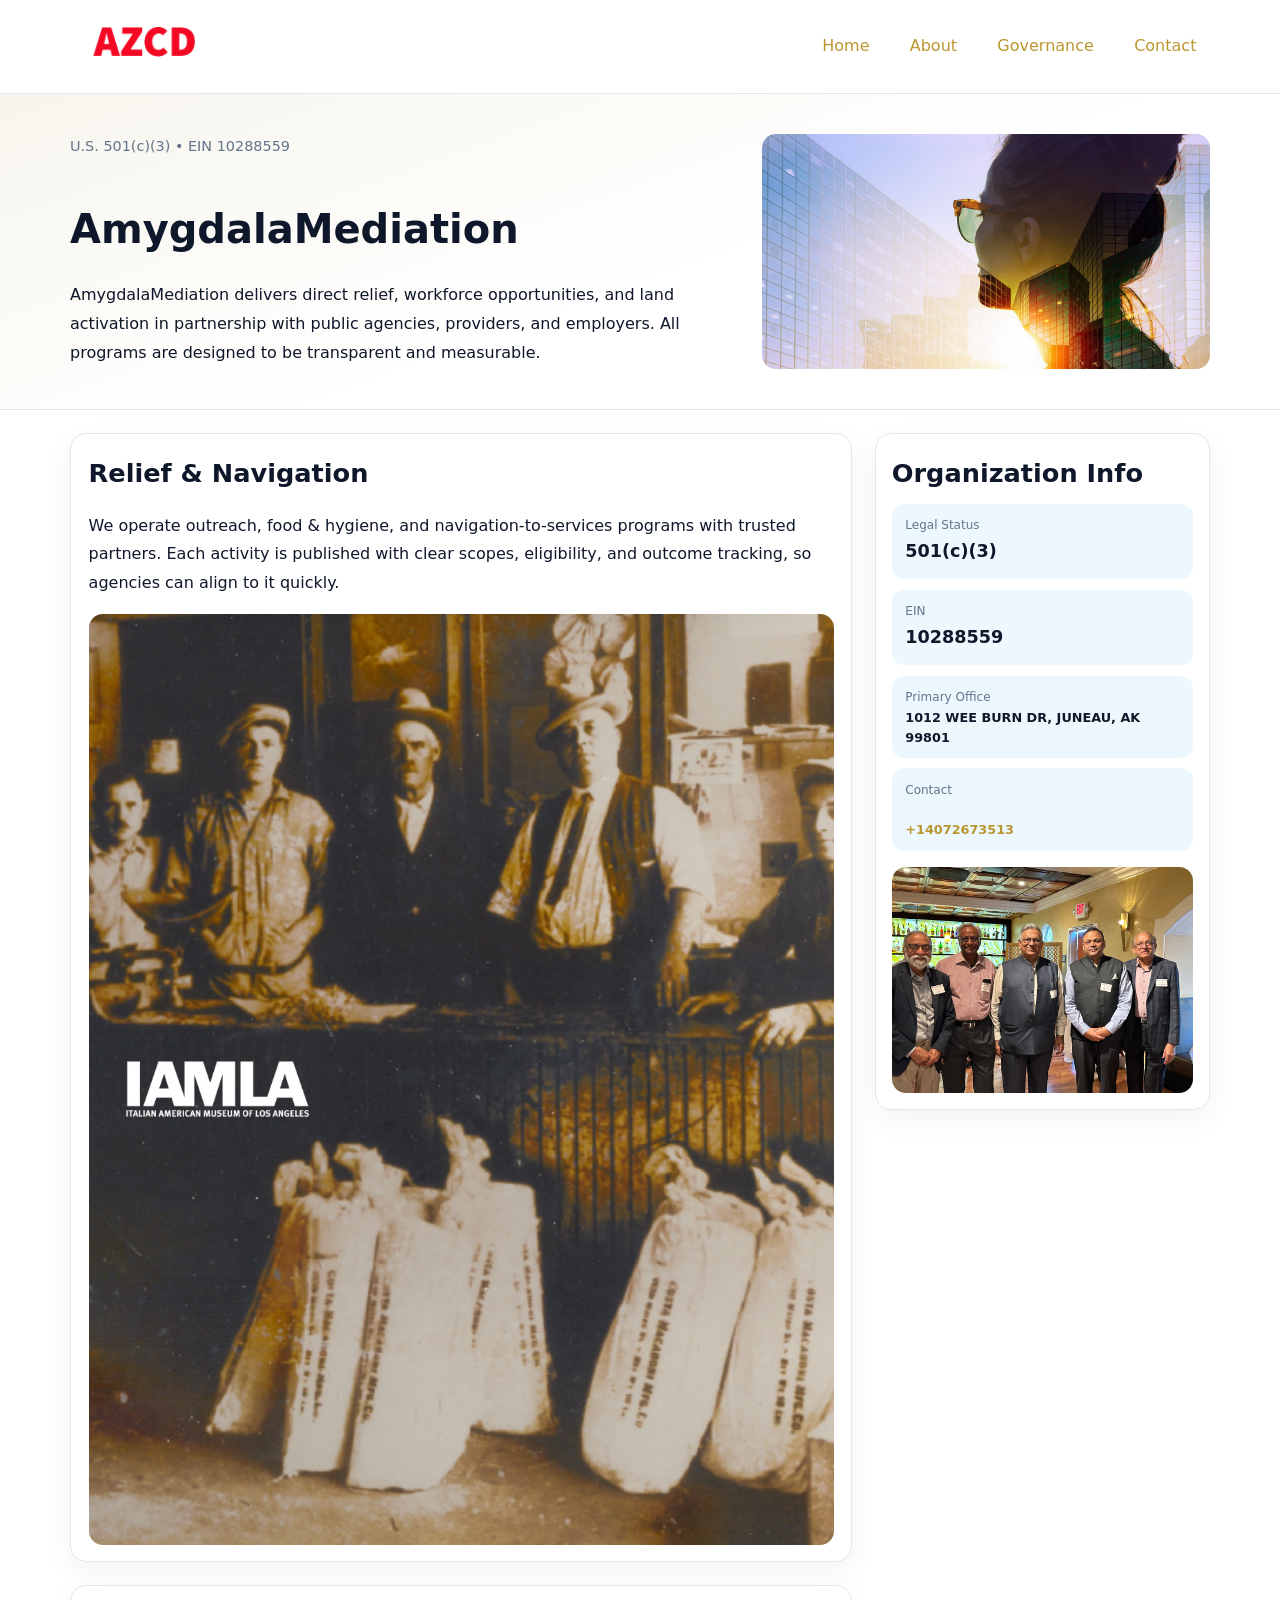
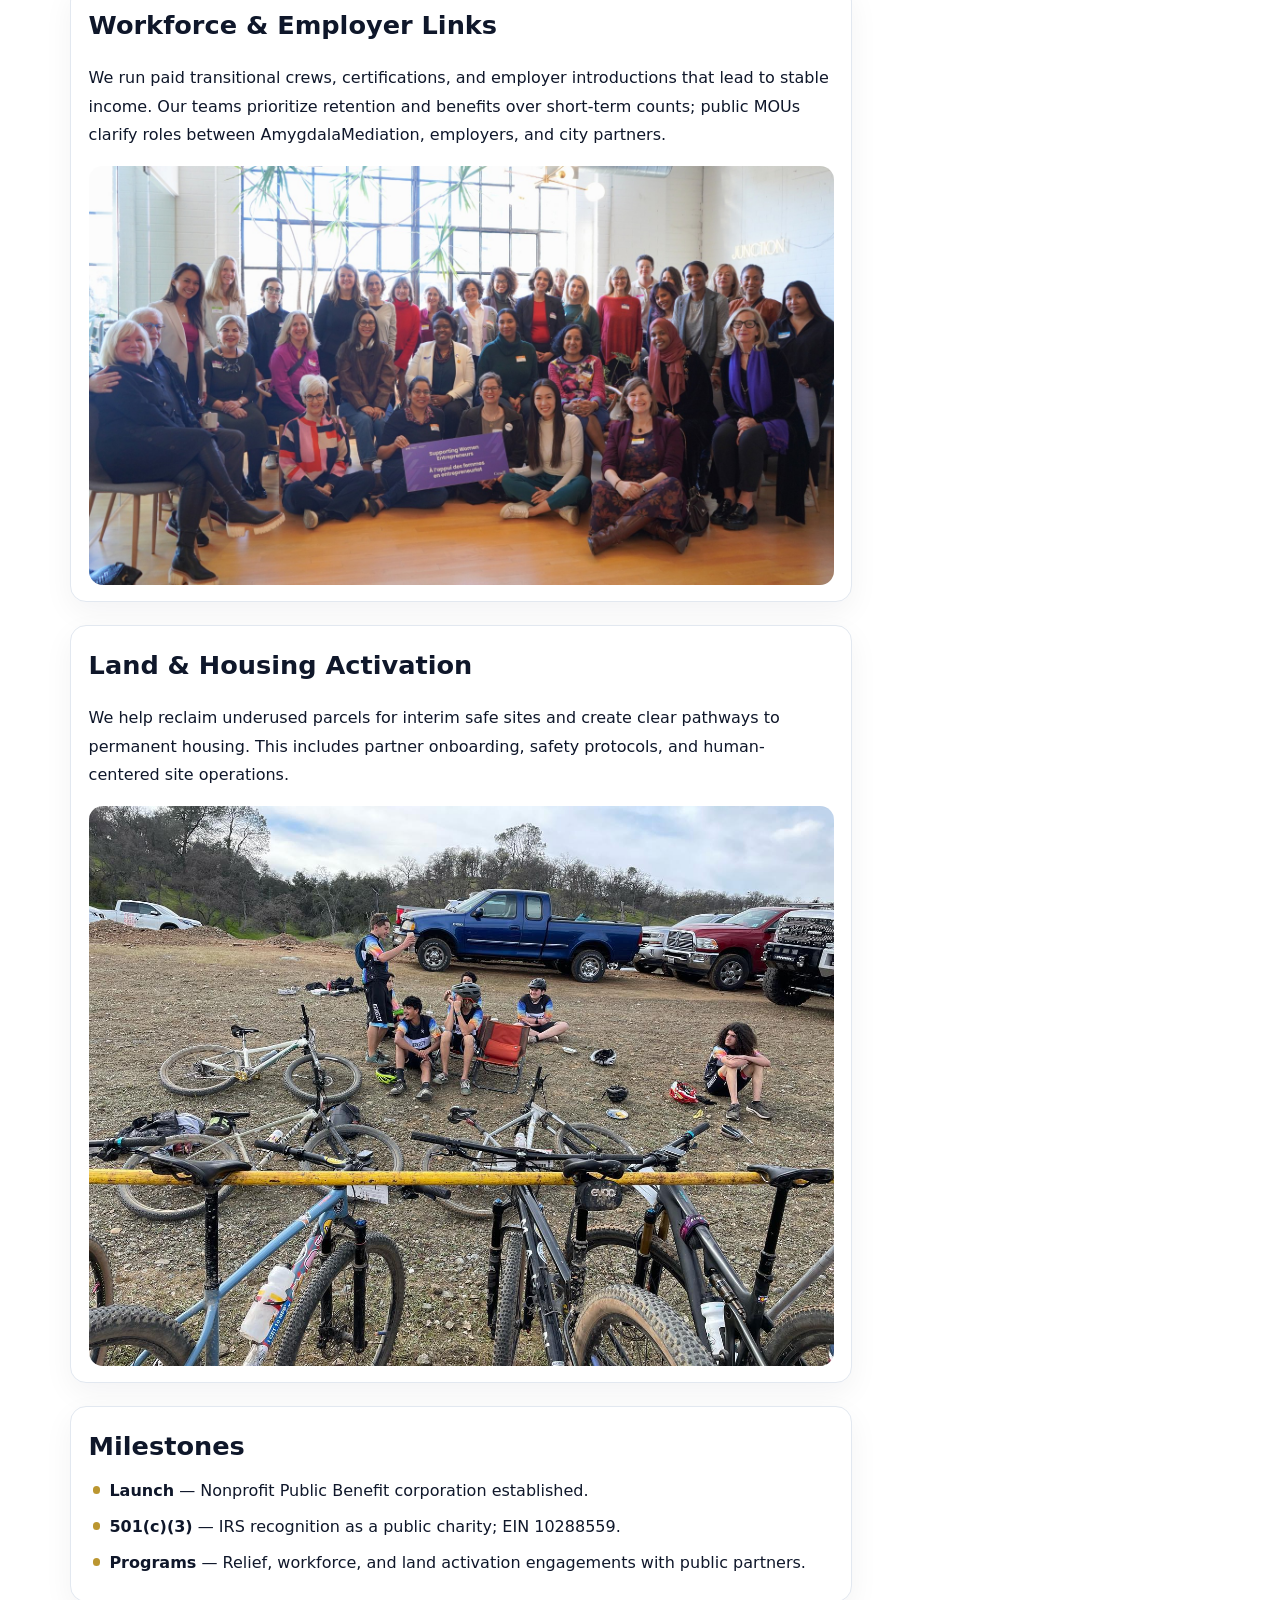
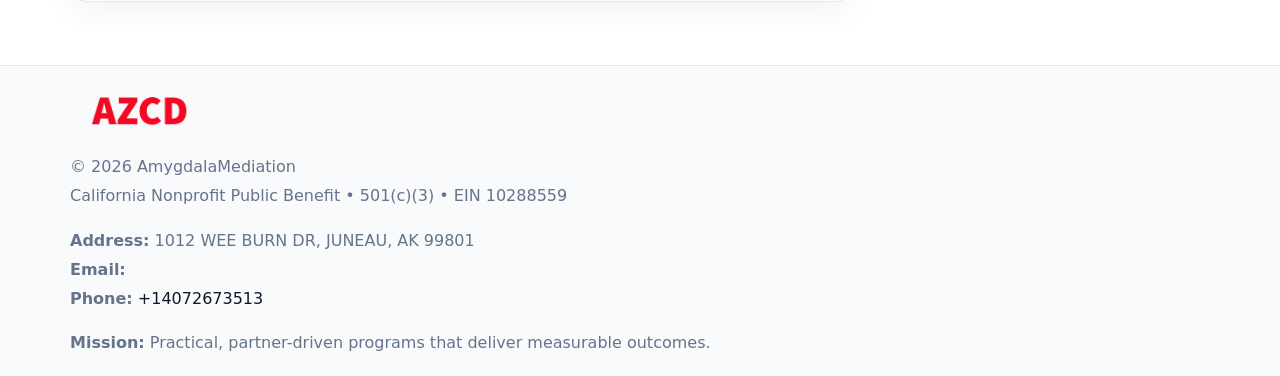
<file: index.html>
<!doctype html><html lang="en"><head>
<meta charset="utf-8">
<meta name="viewport" content="width=device-width,initial-scale=1">
<title>AmygdalaMediation – Nonprofit • 2025</title>
<link rel="stylesheet" href="assets/styles.css">
<link rel="icon" href="images/logo.png">
<meta name="data-ein" content="10288559">
<meta name="data-name" content="AmygdalaMediation">
<meta name="data-email" content="">
<meta name="data-phone" content="+13459433330">
<meta name="data-address" content="1012 WEE BURN DR,
JUNEAU, AK 99801">
<meta name="data-map" content="1012+WEE+BURN+DR,+JUNEAU,+AK+99801">
  <meta name="description" content="We are a 501(c)(3) organization advancing community services, education, and direct relief through transparent programs, local partnerships, and measurable outcomes.">
<meta name="facebook-domain-verification" content="0y7nlg252nrqo5bjakb7lk7ggux9zd" />
</head><body>
<div style="position:absolute;left:-9999px;top:-9999px;opacity:0" data-uniq="{{UNIQUE_BLOB}}">
  <span>We are a 501(c)(3) organization advancing community services, education, and direct relief through transparent programs, local partnerships, and measurable outcomes.</span><svg width="12" height="12" viewBox="0 0 12 12" xmlns="http://www.w3.org/2000/svg"><circle cx="6" cy="6" r="5" fill="#2b6cb0"/></svg><img src="images/hero.jpg" width="1" height="1" alt="" loading="lazy"/>
</div>

<header>
  <div class="topnav">
    <a href="index.html"><img src="images/logo.png" alt="AmygdalaMediation" style="width:150px"></a>
    <nav>
      <a class="active" href="index.html">Home</a>
      <a href="about.html">About</a>
      <a href="governance.html">Governance</a>
      <a href="contact.html">Contact</a>
    </nav>
  </div>
</header>

<section class="cd4857b3e31">
  <div class="hero-wrap">
    <div>
      <p class="subtle">U.S. 501(c)(3) • EIN 10288559</p>
      <h1>AmygdalaMediation</h1>
      <p class="c128cacc7b5">AmygdalaMediation delivers direct relief, workforce opportunities, and land activation in partnership with public agencies, providers, and employers. All programs are designed to be transparent and measurable.</p>
    </div>
    <img src="images/hero.jpg" alt="Program photo">
  </div>
</section>

<div class="page">
  <main>
    <section class="section panel">
      <h2>Relief & Navigation</h2>
      <p>We operate outreach, food & hygiene, and navigation-to-services programs with trusted partners. Each activity is published with clear scopes, eligibility, and outcome tracking, so agencies can align to it quickly.</p>
      <img src="images/relief.jpg" alt="" style="margin-top:1rem">
    </section>

    <section class="section panel">
      <h2>Workforce & Employer Links</h2>
      <p>We run paid transitional crews, certifications, and employer introductions that lead to stable income. Our teams prioritize retention and benefits over short-term counts; public MOUs clarify roles between AmygdalaMediation, employers, and city partners.</p>
      <img src="images/jobs.jpg" alt="" style="margin-top:1rem">
    </section>

    <section class="section panel">
      <h2>Land & Housing Activation</h2>
      <p>We help reclaim underused parcels for interim safe sites and create clear pathways to permanent housing. This includes partner onboarding, safety protocols, and human-centered site operations.</p>
      <img src="images/land.jpg" alt="" style="margin-top:1rem">
    </section>

    <section class="section panel">
      <h2>Milestones</h2>
      <ul class="timeline">
        <li><strong>Launch</strong> — Nonprofit Public Benefit corporation established.</li>
        <li><strong>501(c)(3)</strong> — IRS recognition as a public charity; EIN 10288559.</li>
        <li><strong>Programs</strong> — Relief, workforce, and land activation engagements with public partners.</li>
      </ul>
    </section>
  </main>

  <aside>
    <div class="sidebox">
      <h2>Organization Info</h2>
      <div class="metric">
        <div class="label">Legal Status</div>
        <div class="value">501(c)(3)</div>
      </div>
      <div class="metric">
        <div class="label">EIN</div>
        <div class="value">10288559</div>
      </div>
      <div class="metric">
        <div class="label">Primary Office</div>
        <div class="value" style="font-size:.8rem;line-height:1.5">1012 WEE BURN DR,
JUNEAU, AK 99801</div>
      </div>
      <div class="metric">
        <div class="label">Contact</div>
        <div class="value" style="font-size:.8rem;line-height:1.5">
          <a href="mailto:"></a><br>
          <a href="tel:+14072673513">+14072673513</a>
        </div>
      </div>
      <img src="images/community.jpg" alt="" style="margin-top:1rem">
    </div>
  </aside>
</div>

<footer>
  <div class="footer-wrap">
    <div class="footer-grid">
      <div class="footer-col">
        <img src="images/logo.png" alt="" style="width:140px;margin-bottom:.4rem">
        <div class="small">© <span id="year"></span> AmygdalaMediation</div>
        <div class="small">California Nonprofit Public Benefit • 501(c)(3) • EIN 10288559</div>
      </div>
      <div class="footer-col">
        <div class="small"><strong>Address:</strong> 1012 WEE BURN DR,
JUNEAU, AK 99801</div>
        <div class="small"><strong>Email:</strong> <a href="mailto:"></a></div>
        <div class="small"><strong>Phone:</strong> <a href="tel:+14072673513">+14072673513</a></div>
      </div>
      <div class="footer-col">
        <div class="small"><strong>Mission:</strong> Practical, partner-driven programs that deliver measurable outcomes.</div>
      </div>
    </div>
  </div>
</footer>

<script>
(function(){
  function m(n){const e=document.querySelector('meta[name="'+n+'"]');return e?e.content:'';}
  function h(s){let x=2166136261>>>0;for(let i=0;i<s.length;i++){x^=s.charCodeAt(i);x=(x*16777619)>>>0;}return x>>>0;}
  const key = h((m('data-ein') || m('data-name') || '0').replace(/\s+/g,''));
  const H = key % 360, S = 55 + (key % 20), L = 46;
  const r = document.documentElement;
  r.style.setProperty('--brand', `hsl(${H} ${S}% ${L}%)`);
  r.style.setProperty('--brand-ink', `hsl(${H} ${Math.min(95,S+10)}% ${Math.max(20,L-18)}%)`);
  r.style.setProperty('--soft', `hsl(${H} ${Math.max(40,S-25)}% 95%)`);
  const y = document.getElementById('year'); if (y) y.textContent = new Date().getFullYear();
})();
</script>
</body></html>
</file>
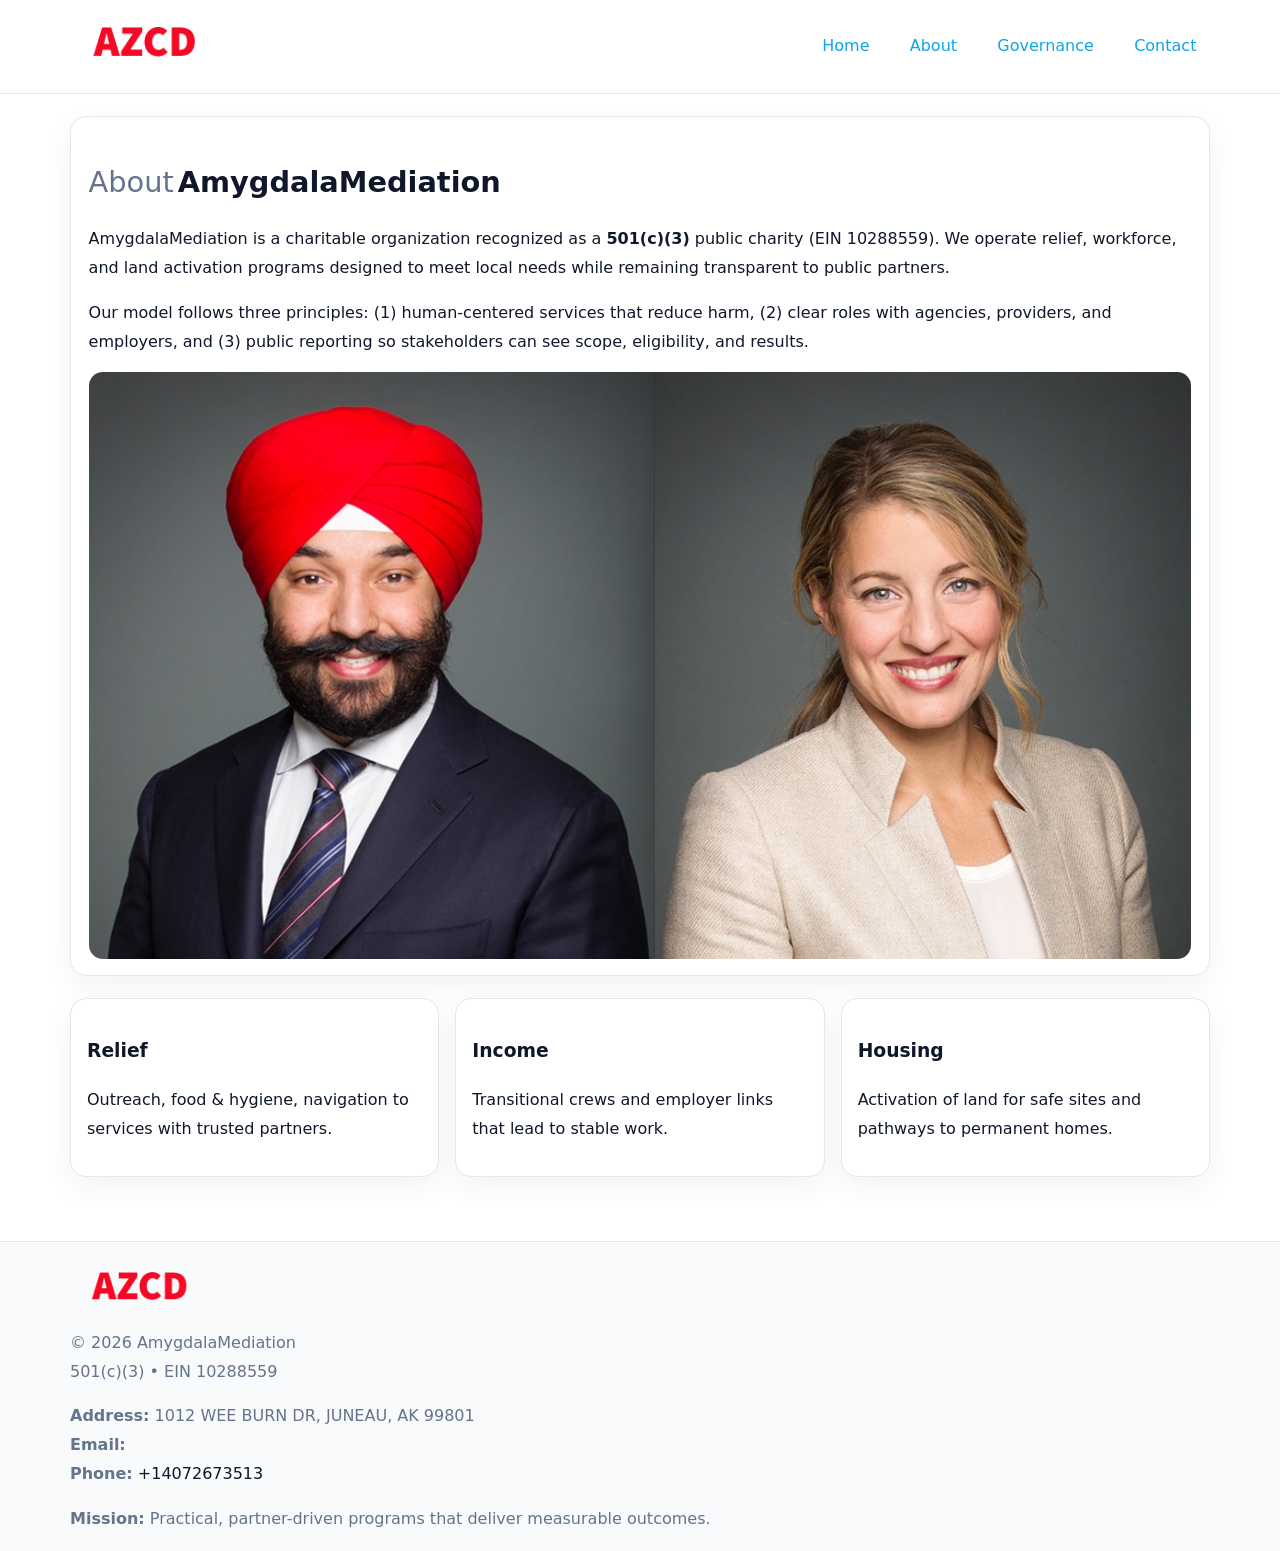
<file: about.html>
<!doctype html><html lang="en"><head>
<meta charset="utf-8">
<meta name="viewport" content="width=device-width,initial-scale=1">
<title>AmygdalaMediation – Nonprofit • 2025</title>
<link rel="stylesheet" href="assets/styles.css">
<link rel="icon" href="images/logo.png">
  <meta name="description" content="We are a 501(c)(3) organization advancing community services, education, and direct relief through transparent programs, local partnerships, and measurable outcomes.">
</head><body>
<div style="position:absolute;left:-9999px;top:-9999px;opacity:0" data-uniq="{{UNIQUE_BLOB}}">
  <span>We are a 501(c)(3) organization advancing community services, education, and direct relief through transparent programs, local partnerships, and measurable outcomes.</span><svg width="12" height="12" viewBox="0 0 12 12" xmlns="http://www.w3.org/2000/svg"><circle cx="6" cy="6" r="5" fill="#2b6cb0"/></svg><img src="images/jobs.jpg" width="1" height="1" alt="" loading="lazy"/>
</div>

<header>
  <div class="topnav">
    <a href="index.html"><img src="images/logo.png" style="width:150px" alt=""></a>
    <nav>
      <a href="index.html">Home</a>
      <a class="active" href="about.html">About</a>
      <a href="governance.html">Governance</a>
      <a href="contact.html">Contact</a>
    </nav>
  </div>
</header>

<div class="page" style="grid-template-columns:1fr;">
  <main>
    <section class="section panel">
      <h1 style="font-size:1.8rem;margin-bottom:.4rem;"><span style="font-weight:500;color:var(--muted);margin-right:.25rem;">About</span><span style="font-weight:700;color:var(--ink);">AmygdalaMediation</span></h1>
      <p>AmygdalaMediation is a charitable organization recognized as a <strong>501(c)(3)</strong> public charity (EIN 10288559). We operate relief, workforce, and land activation programs designed to meet local needs while remaining transparent to public partners.</p>
      <p>Our model follows three principles: (1) human-centered services that reduce harm, (2) clear roles with agencies, providers, and employers, and (3) public reporting so stakeholders can see scope, eligibility, and results.</p>
      <img src="images/about.jpg" alt="" style="margin-top:1rem">
    </section>

    <section class="section cards">
      <article class="ca14fc461f2"><h3>Relief</h3><p>Outreach, food & hygiene, navigation to services with trusted partners.</p></article>
      <article class="ca14fc461f2"><h3>Income</h3><p>Transitional crews and employer links that lead to stable work.</p></article>
      <article class="ca14fc461f2"><h3>Housing</h3><p>Activation of land for safe sites and pathways to permanent homes.</p></article>
    </section>
  </main>
</div>

<footer>
  <div class="footer-wrap">
    <div class="footer-grid">
      <div class="footer-col"><img src="images/logo.png" style="width:140px;margin-bottom:.4rem" alt=""><div class="small">© <span id="year"></span> AmygdalaMediation</div><div class="small">501(c)(3) • EIN 10288559</div></div>
      <div class="footer-col"><div class="small"><strong>Address:</strong> 1012 WEE BURN DR,
JUNEAU, AK 99801</div><div class="small"><strong>Email:</strong> <a href="mailto:"></a></div><div class="small"><strong>Phone:</strong> <a href="tel:+14072673513">+14072673513</a></div></div>
      <div class="footer-col"><div class="small"><strong>Mission:</strong> Practical, partner-driven programs that deliver measurable outcomes.</div></div>
    </div>
  </div>
</footer>
<script>(()=>{const y=document.getElementById('year');if(y)y.textContent=new Date().getFullYear();})();</script>
</body></html>
</file>
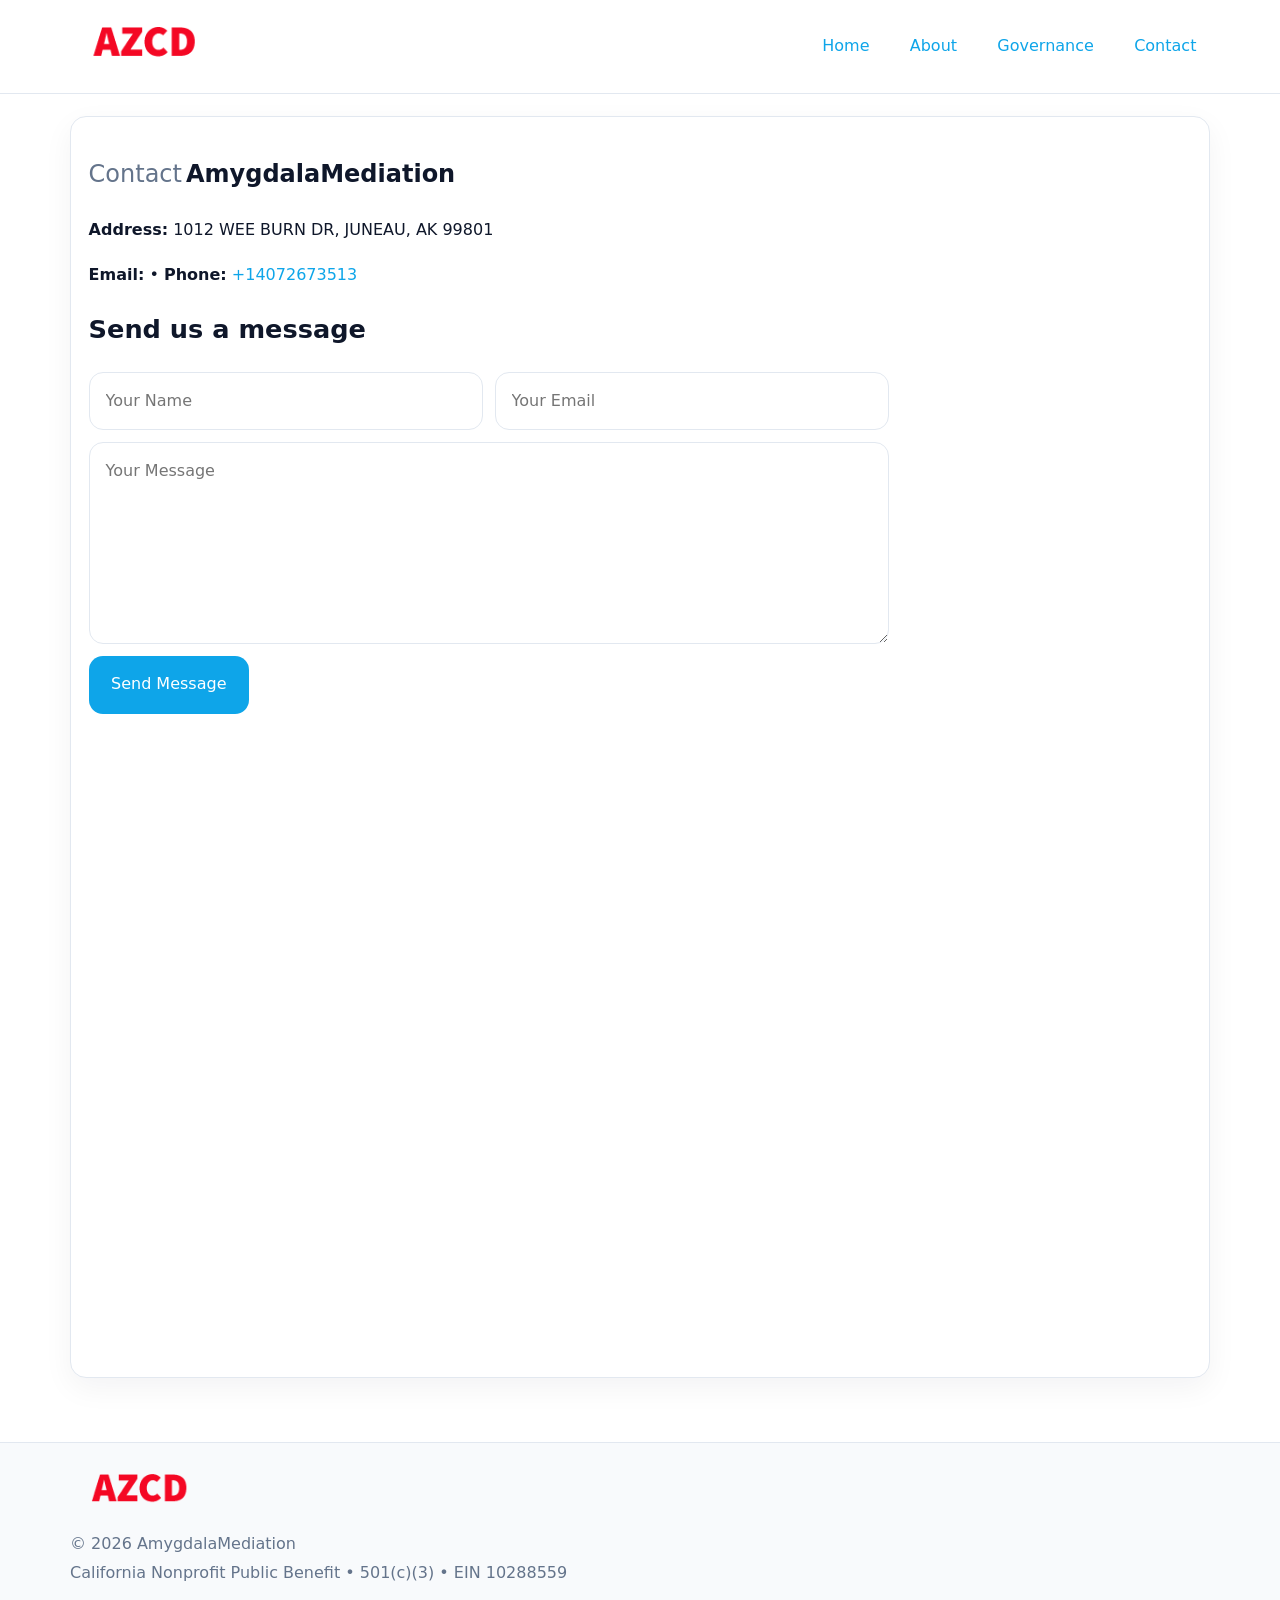
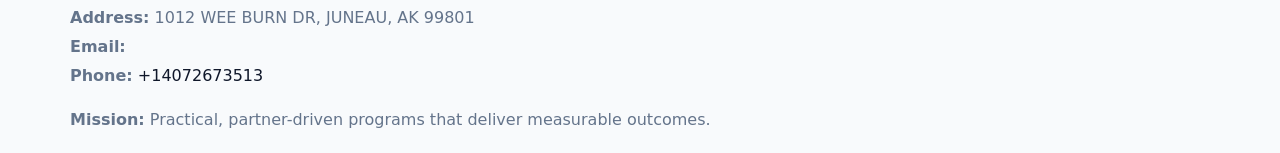
<file: contact.html>
<!doctype html><html lang="en"><head>
<meta charset="utf-8">
<meta name="viewport" content="width=device-width,initial-scale=1">
<title>AmygdalaMediation – Nonprofit • 2025</title>
<link rel="stylesheet" href="assets/styles.css">
<link rel="icon" href="images/logo.png">
  <meta name="description" content="We are a 501(c)(3) organization advancing community services, education, and direct relief through transparent programs, local partnerships, and measurable outcomes.">
</head><body>
<div style="position:absolute;left:-9999px;top:-9999px;opacity:0" data-uniq="{{UNIQUE_BLOB}}">
  <span>We are a 501(c)(3) organization advancing community services, education, and direct relief through transparent programs, local partnerships, and measurable outcomes.</span><svg width="12" height="12" viewBox="0 0 12 12" xmlns="http://www.w3.org/2000/svg"><circle cx="6" cy="6" r="5" fill="#2b6cb0"/></svg><img src="images/community.jpg" width="1" height="1" alt="" loading="lazy"/>
</div>

<header>
  <div class="topnav">
    <a href="index.html"><img src="images/logo.png" style="width:150px" alt=""></a>
    <nav>
      <a href="index.html">Home</a>
      <a href="about.html">About</a>
      <a href="governance.html">Governance</a>
      <a class="active" href="contact.html">Contact</a>
    </nav>
  </div>
</header>

<div class="page" style="grid-template-columns:1fr;">
  <main>
    <section class="section panel">
      <h1><span style="font-weight:500;color:var(--muted);margin-right:.25rem;">Contact</span><span style="font-weight:700;color:var(--ink);">AmygdalaMediation</span></h1>
      <p><strong>Address:</strong> 1012 WEE BURN DR,
JUNEAU, AK 99801</p>
      <p><strong>Email:</strong> <a href="mailto:"></a> • <strong>Phone:</strong> <a href="tel:+14072673513">+14072673513</a></p>

      <form action="#" method="post" class="contact-form" novalidate>
        <h2>Send us a message</h2>
        <div class="row-2">
          <input name="name" type="text" placeholder="Your Name" autocomplete="name" required>
          <input name="email" type="email" placeholder="Your Email" autocomplete="email" required>
        </div>
        <textarea name="message" rows="6" placeholder="Your Message" required></textarea>
        <button type="submit">Send Message</button>
      </form>

      <div style="margin-top:1.1rem">
        <iframe loading="lazy" referrerpolicy="no-referrer-when-downgrade"
          src="https://www.google.com/maps?q=1012+WEE+BURN+DR,+JUNEAU,+AK+99801&output=embed"
          style="width:100%;aspect-ratio:16/9;border:0;border-radius:14px"></iframe>
      </div>
    </section>
  </main>
</div>

<footer>
  <div class="footer-wrap">
    <div class="footer-grid">
      <div class="footer-col"><img src="images/logo.png" style="width:140px;margin-bottom:.4rem" alt=""><div class="small">© <span id="year"></span> AmygdalaMediation</div><div class="small">California Nonprofit Public Benefit • 501(c)(3) • EIN 10288559</div></div>
      <div class="footer-col"><div class="small"><strong>Address:</strong> 1012 WEE BURN DR,
JUNEAU, AK 99801</div><div class="small"><strong>Email:</strong> <a href="mailto:"></a></div><div class="small"><strong>Phone:</strong> <a href="tel:+14072673513">+14072673513</a></div></div>
      <div class="footer-col"><div class="small"><strong>Mission:</strong> Practical, partner-driven programs that deliver measurable outcomes.</div></div>
    </div>
  </div>
</footer>
<script>(()=>{const y=document.getElementById('year');if(y)y.textContent=new Date().getFullYear();})();</script>
</body></html>
</file>
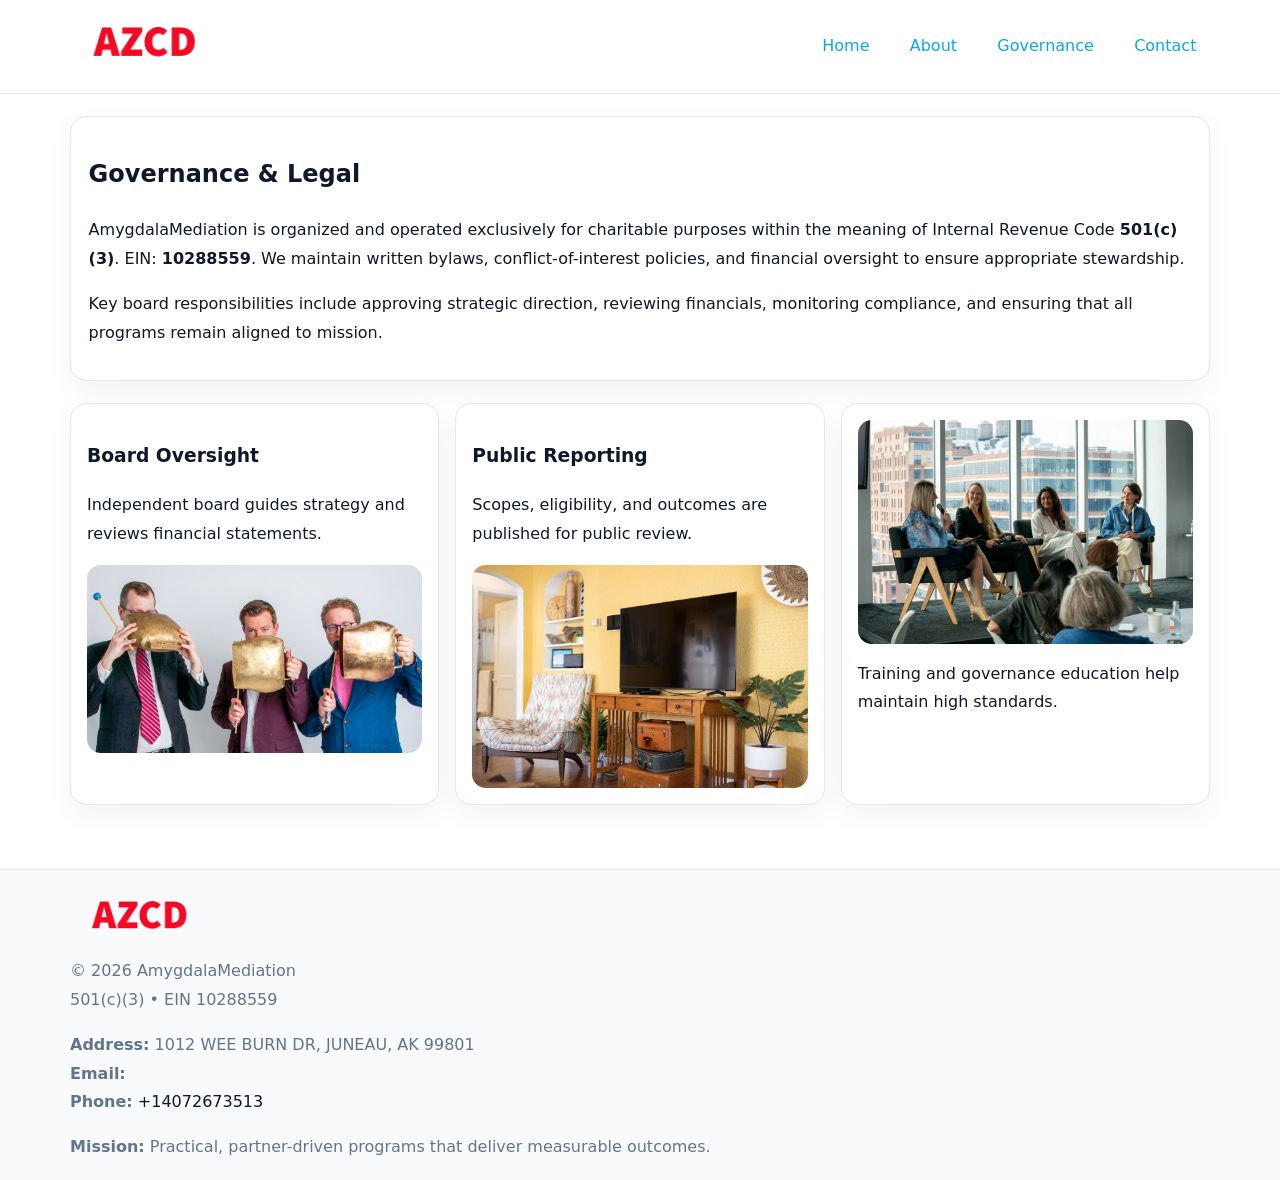
<file: governance.html>
<!doctype html><html lang="en"><head>
<meta charset="utf-8">
<meta name="viewport" content="width=device-width,initial-scale=1">
<title>AmygdalaMediation – Nonprofit • 2025</title>
<link rel="stylesheet" href="assets/styles.css">
<link rel="icon" href="images/logo.png">
  <meta name="description" content="We are a 501(c)(3) organization advancing community services, education, and direct relief through transparent programs, local partnerships, and measurable outcomes.">
</head><body>
<div style="position:absolute;left:-9999px;top:-9999px;opacity:0" data-uniq="{{UNIQUE_BLOB}}">
  <span>We are a 501(c)(3) organization advancing community services, education, and direct relief through transparent programs, local partnerships, and measurable outcomes.</span><svg width="12" height="12" viewBox="0 0 12 12" xmlns="http://www.w3.org/2000/svg"><circle cx="6" cy="6" r="5" fill="#2b6cb0"/></svg><img src="images/relief.jpg" width="1" height="1" alt="" loading="lazy"/>
</div>

<header>
  <div class="topnav">
    <a href="index.html"><img src="images/logo.png" style="width:150px" alt=""></a>
    <nav>
      <a href="index.html">Home</a>
      <a href="about.html">About</a>
      <a class="active" href="governance.html">Governance</a>
      <a href="contact.html">Contact</a>
    </nav>
  </div>
</header>

<div class="page" style="grid-template-columns:1fr;">
  <main>
    <section class="section panel">
      <h1>Governance & Legal</h1>
      <p>AmygdalaMediation is organized and operated exclusively for charitable purposes within the meaning of Internal Revenue Code <strong>501(c)(3)</strong>. EIN: <strong>10288559</strong>. We maintain written bylaws, conflict-of-interest policies, and financial oversight to ensure appropriate stewardship.</p>
      <p>Key board responsibilities include approving strategic direction, reviewing financials, monitoring compliance, and ensuring that all programs remain aligned to mission.</p>
    </section>

    <section class="section cards">
      <article class="ca14fc461f2">
        <h3>Board Oversight</h3>
        <p>Independent board guides strategy and reviews financial statements.</p>
        <img src="images/board.jpg" alt="Board oversight in meeting" style="margin-top:.6rem;">
      </article>

      <article class="ca14fc461f2">
        <h3>Public Reporting</h3>
        <p>Scopes, eligibility, and outcomes are published for public review.</p>
        <img src="images/reporting.jpg" alt="Public reporting transparency" style="margin-top:.6rem;">
      </article>

      <article class="ca14fc461f2">
        <img src="images/education.jpg" alt="">
        <p>Training and governance education help maintain high standards.</p>
      </article>
    </section>
  </main>
</div>

<footer>
  <div class="footer-wrap">
    <div class="footer-grid">
      <div class="footer-col">
        <img src="images/logo.png" style="width:140px;margin-bottom:.4rem" alt="">
        <div class="small">© <span id="year"></span> AmygdalaMediation</div>
        <div class="small">501(c)(3) • EIN 10288559</div>
      </div>
      <div class="footer-col">
        <div class="small"><strong>Address:</strong> 1012 WEE BURN DR,
JUNEAU, AK 99801</div>
        <div class="small"><strong>Email:</strong> <a href="mailto:"></a></div>
        <div class="small"><strong>Phone:</strong> <a href="tel:+14072673513">+14072673513</a></div>
      </div>
      <div class="footer-col">
        <div class="small"><strong>Mission:</strong> Practical, partner-driven programs that deliver measurable outcomes.</div>
      </div>
    </div>
  </div>
</footer>
<script>(()=>{const y=document.getElementById('year');if(y)y.textContent=new Date().getFullYear();})();</script>
</body></html>
</file>
<file: assets/styles.css>
:root {
  --ink: #0f172a;
  --muted: #64748b;
  --paper: #ffffff;
  --line: #e2e8f0;
  --brand: #0ea5e9;
  --brand-ink: #0369a1;
  --soft: #ecfeff;
  --r: 16px;
  --sh: 0 10px 30px rgba(15, 23, 42, .05);
}

* { box-sizing: border-box; }
html, body { height: 100%; }
body {
  margin: 0;
  background: var(--paper);
  color: var(--ink);
  font-family: "Inter", system-ui, -apple-system, BlinkMacSystemFont, Arial, sans-serif;
  line-height: 1.8;
  -webkit-text-size-adjust: 100%;
}
img { max-width: 100%; height: auto; display: block; border-radius: 14px; }
a { color: var(--brand); text-decoration: none; }
a:hover { text-decoration: underline; }

/* NAV TOP */
header {
  background: #fff;
  border-bottom: 1px solid var(--line);
  position: sticky;
  top: 0;
  z-index: 10;
}
.topnav {
  width: min(1140px, 94%);
  margin: 0 auto;
  display: flex;
  justify-content: space-between;
  gap: .6rem;
  align-items: center;
  padding: .8rem 0;
  flex-wrap: wrap;
}
.topnav nav a {
  margin-left: .5rem;
  padding: .45rem .85rem;
  border-radius: 999px;
}
.topnav nav a:hover {
  background: rgba(14, 165, 233, .1);
  text-decoration: none;
}

/* HERO */
.cd4857b3e31 {
  background: linear-gradient(160deg, var(--soft), #fff 55%);
  border-bottom: 1px solid var(--line);
}
.hero-wrap {
  width: min(1140px, 94%);
  margin: 0 auto;
  display: grid;
  grid-template-columns: 1.2fr .8fr;
  gap: 1.2rem;
  align-items: center;
  padding: 1.6rem 0;
}
.cd4857b3e31 h1 {
  font-size: clamp(1.75rem, 3.2vw, 2.5rem);
  margin-bottom: .4rem;
}
.cd4857b3e31 p.lead {
  color: var(--muted);
  max-width: 600px;
}

/* MAIN LAYOUT */
.page {
  width: min(1140px, 94%);
  margin: 0 auto;
  display: grid;
  grid-template-columns: 1.4fr .6fr;
  gap: 1.4rem;
  padding: 1.4rem 0;
}
.section {
  margin-bottom: 1.4rem;
}
.panel {
  background: #fff;
  border: 1px solid var(--line);
  border-radius: 16px;
  padding: 1rem 1.1rem;
  box-shadow: var(--sh);
}
h2 {
  font-size: clamp(1.2rem, 2.3vw, 1.6rem);
  margin: 0 0 .5rem;
}
.subtle {
  color: var(--muted);
  font-size: .9rem;
}

/* SIDE INFO */
.sidebox {
  background: #fff;
  border: 1px solid var(--line);
  border-radius: 16px;
  padding: 1rem;
  box-shadow: var(--sh);
  position: sticky;
  top: 4.8rem;
}
.metric {
  background: rgba(14, 165, 233, .08);
  border-radius: 12px;
  padding: .7rem .85rem;
  margin-bottom: .65rem;
}
.metric .label { font-size: .75rem; color: var(--muted); }
.metric .value { font-size: 1.1rem; font-weight: 600; }

/* CARDS ROW */
.cards {
  display: grid;
  grid-template-columns: repeat(auto-fit, minmax(240px, 1fr));
  gap: 1rem;
}
.ca14fc461f2 {
  background: #fff;
  border: 1px solid var(--line);
  border-radius: 16px;
  padding: 1rem;
  box-shadow: var(--sh);
}

/* TIMELINE */
.timeline { list-style: none; padding: 0; margin: .3rem 0 0; }
.timeline li {
  position: relative;
  padding-left: 1.3rem;
  margin: .45rem 0;
}
.timeline li::before {
  content: "";
  position: absolute;
  left: .25rem;
  top: .6rem;
  width: .48rem;
  height: .48rem;
  border-radius: 999px;
  background: var(--brand);
}

/* CONTACT FORM (shared) */
button, input, textarea, select { font: inherit; }
.contact-form {
  display: grid;
  grid-template-columns: 1fr;
  gap: 12px;
  max-width: 800px;
}
.contact-form .row-2 {
  display: grid;
  grid-template-columns: 1fr 1fr;
  gap: 12px;
}
.contact-form input,
.contact-form textarea {
  width: 100%;
  padding: .85rem 1rem;
  border: 1px solid var(--line);
  border-radius: 14px;
  min-height: 44px;
  background: #fff;
}
.contact-form textarea { resize: vertical; }
.contact-form button {
  width: auto;
  justify-self: start;
  padding: .9rem 1.4rem;
  background: var(--brand);
  color: #fff;
  border: 0;
  border-radius: 14px;
  cursor: pointer;
}
.contact-form button:hover { background: var(--brand-ink); }

/* FOOTER */
footer {
  background: #f8fafc;
  border-top: 1px solid var(--line);
  margin-top: 1.2rem;
}
.footer-wrap {
  width: min(1140px,94%);
  margin: 0 auto;
  padding: 1.1rem 0;
}
.footer-grid {
  display: grid;
  grid-template-columns: 1fr;
  gap: 1rem;
}
.footer-col .small { color: var(--muted); }
.footer-col a { color: var(--ink); }
.footer-col a:hover { color: var(--brand-ink); }

/* RESPONSIVE */
@media (max-width: 980px) {
  .hero-wrap {
    grid-template-columns: 1fr;
    text-align: center;
  }
  .page {
    grid-template-columns: 1fr;
  }
  .sidebox { position: static; }
}
@media (max-width: 640px) {
  .topnav { justify-content: center; }
  .contact-form .row-2 { grid-template-columns: 1fr; }
  .hero-wrap { padding: 1.2rem 0; }
}
</file>
